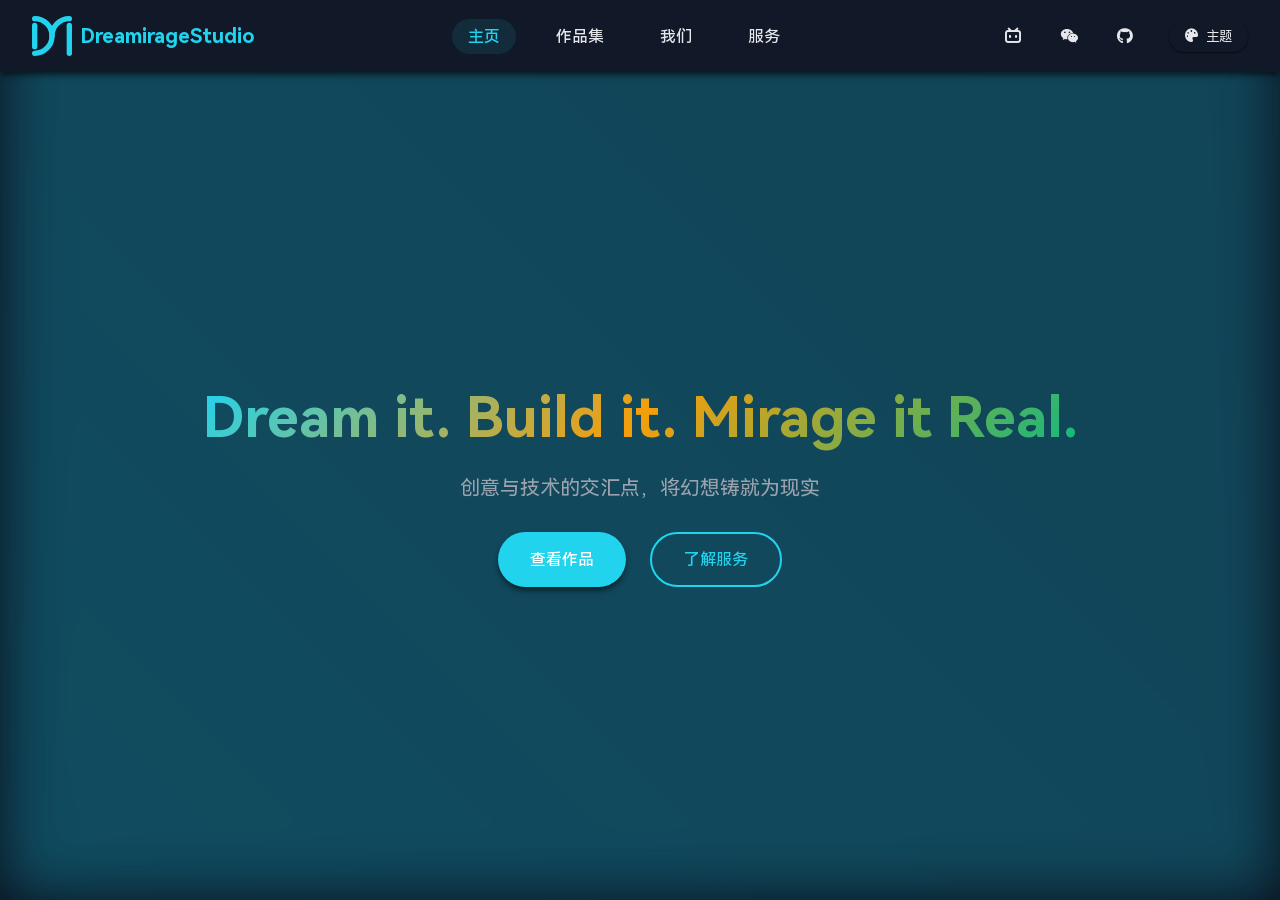
<file: index.html>
<!DOCTYPE html>
<html lang="zh-CN">
<head>
    <meta charset="UTF-8">
    <meta name="viewport" content="width=device-width, initial-scale=1.0">
    <title>DreamirageStudio | 首页</title>
    <link rel="stylesheet" href="fonts/fonts.css">
    <link rel="stylesheet" href="style.css">
    <link rel="stylesheet" href="https://cdnjs.cloudflare.com/ajax/libs/font-awesome/6.4.0/css/all.min.css">
    <link rel="icon" type="image/svg+xml" href="Picture/DMI_Logo.svg">
</head>
<body>
    <!-- 动态背景容器 -->
    <div class="dynamic-bg"></div>

    <!-- 导航栏 -->
    <nav class="navbar">
        <div class="nav-container">
            <!-- 左侧：Logo + 文字 -->
            <div class="nav-left">
                <a href="index.html" class="logo-link">
                    <div class="logo-svg">
                        <!-- 内联SVG以便CSS控制颜色 -->
                        <svg xmlns="http://www.w3.org/2000/svg" width="40" height="40" viewBox="0 0 150 150.1" fill="none" class="logo-icon">
                            <path class="logo-path" stroke="currentColor" stroke-width="20" stroke-linecap="round" d="M10 140C45.8985 140 75 110.899 75 75C75 39.1015 45.8985 10 10 10"></path>
                            <path class="logo-path" stroke="currentColor" stroke-width="20" stroke-linecap="round" d="M75 75C75 39.1015 104.101 10 140 10"></path>
                            <path class="logo-path" stroke="currentColor" stroke-width="20" stroke-linecap="round" d="M10 35L10 115"></path>
                            <path class="logo-path" stroke="currentColor" stroke-width="20" stroke-linecap="round" d="M140 35L140 140.101"></path>
                        </svg>
                    </div>
                    <span class="logo-text">DreamirageStudio</span>
                </a>
            </div>

            <!-- 中间：导航按钮 -->
            <div class="nav-center">
                <a href="index.html" class="nav-btn active" data-page="home">主页</a>
                <a href="projects.html" class="nav-btn" data-page="projects">作品集</a>
                <a href="about.html" class="nav-btn" data-page="about">我们</a>
                <a href="services.html" class="nav-btn" data-page="services">服务</a>
                <!-- 活动指示器 -->
                <div class="nav-indicator"></div>
            </div>

            <!-- 右侧：社交图标 + 主题切换 -->
            <div class="nav-right">
                <div class="social-icons">
                    <a href="https://space.bilibili.com/3546558473702169" target="_blank" class="social-icon" title="Bilibili">
                        <i class="fab fa-bilibili"></i>
                    </a>
                    <a href="https://www.xiaohongshu.com/user/profile/5f191af0000000000101ea29" target="_blank" class="social-icon" title="小红书">
                        <i class="fab fa-weixin"></i>
                    </a>
                    <a href="https://github.com/Mirage-BIN" target="_blank" class="social-icon" title="GitHub">
                        <i class="fab fa-github"></i>
                    </a>
                </div>
                <div class="theme-switcher">
                    <button class="theme-btn" id="themeToggle">
                        <i class="fas fa-palette"></i>
                        <span>主题</span>
                    </button>
                    <div class="theme-dropdown" id="themeDropdown">
                        <div class="theme-option" data-theme="dark">暗夜</div>
                        <div class="theme-option" data-theme="light">明亮</div>
                        <div class="theme-option" data-theme="macaron">马卡龙</div>
                        <div class="theme-option" data-theme="morandi">莫兰迪</div>
                        <div class="theme-option" data-theme="custom">自定义颜色</div>
                    </div>
                </div>
            </div>
        </div>
    </nav>

    <!-- 主内容 -->
    <main class="main-content">
        <section class="hero">
            <h1 class="hero-title">Dream it. Build it. Mirage it Real.</h1>
            <p class="hero-subtitle">创意与技术的交汇点，将幻想铸就为现实</p>
            <div class="hero-actions">
                <a href="projects.html" class="btn btn-primary">查看作品</a>
                <a href="services.html" class="btn btn-secondary">了解服务</a>
            </div>
        </section>
    </main>

    <!-- 脚本 -->
    <script src="script.js"></script>
    <script src="theme.js"></script>
</body>
</html>
</file>
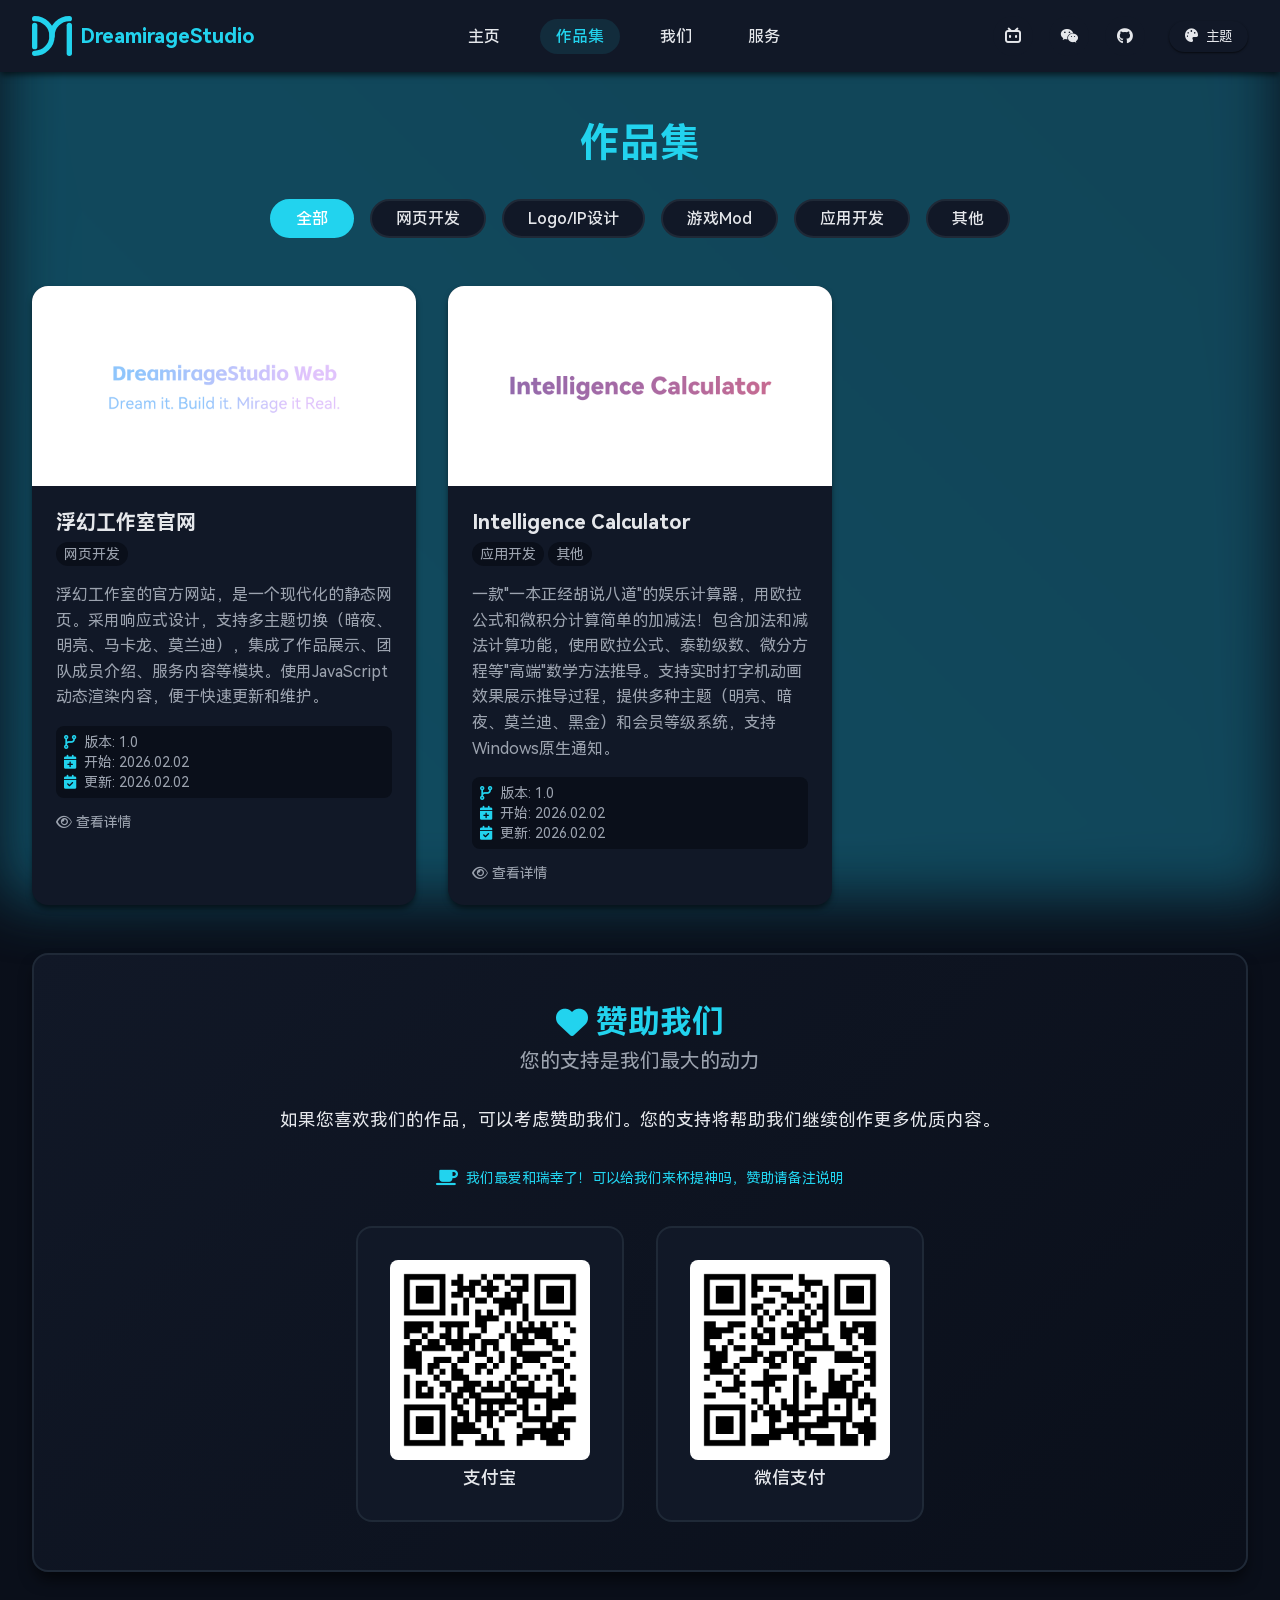
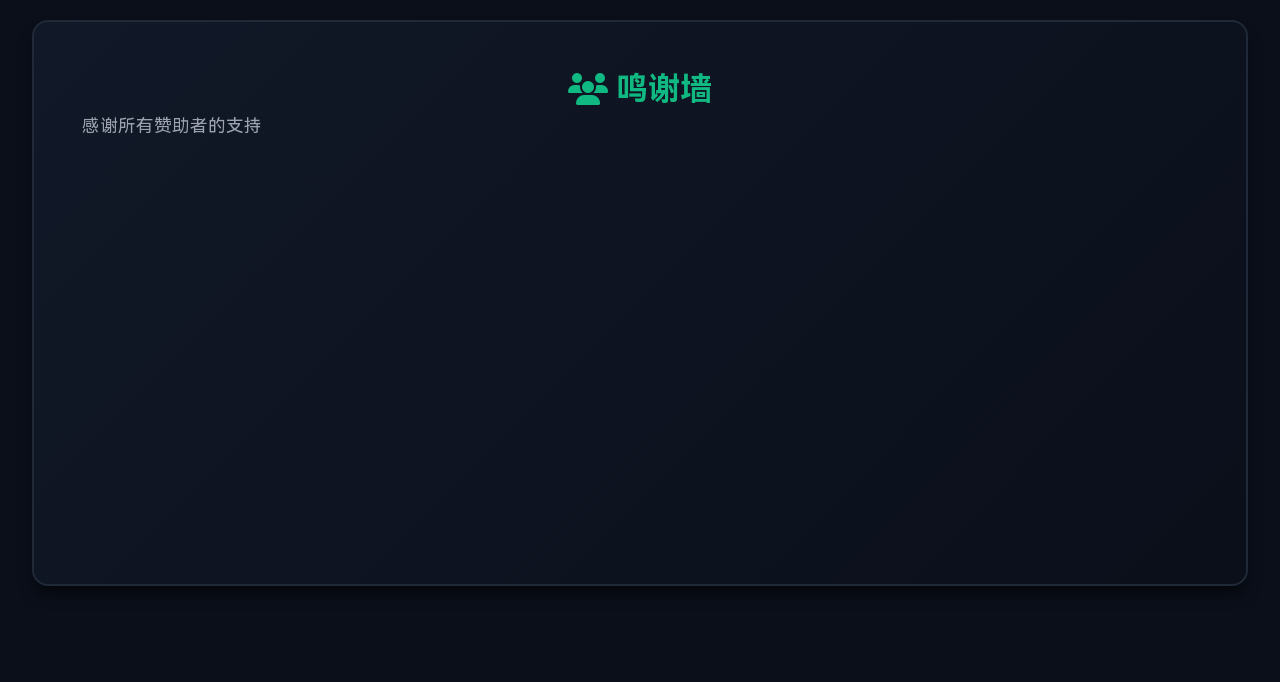
<file: projects.html>
<!DOCTYPE html>
<html lang="zh-CN">
<head>
    <meta charset="UTF-8">
    <meta name="viewport" content="width=device-width, initial-scale=1.0">
    <title>DreamirageStudio | 作品集</title>
    <link rel="stylesheet" href="fonts/fonts.css">
    <link rel="stylesheet" href="style.css">
    <link rel="stylesheet" href="https://cdnjs.cloudflare.com/ajax/libs/font-awesome/6.4.0/css/all.min.css">
    <link rel="icon" type="image/svg+xml" href="Picture/DMI_Logo.svg">
    <style>
        /* 项目页面特定样式 */
        .projects-page {
            padding-top: 120px;
            padding-bottom: var(--spacing-xxl);
            min-height: 100vh;
            max-width: 1400px;
            margin: 0 auto;
            padding-left: var(--spacing-xl);
            padding-right: var(--spacing-xl);
        }
        
        .page-title {
            font-size: 2.5rem;
            font-weight: var(--font-weight-bold);
            margin-bottom: var(--spacing-xl);
            text-align: center;
            color: var(--color-primary);
        }
        
        .filter-tags {
            display: flex;
            flex-wrap: wrap;
            gap: var(--spacing-md);
            justify-content: center;
            margin-bottom: var(--spacing-xxl);
        }
        
        .filter-tag {
            padding: var(--spacing-sm) var(--spacing-lg);
            border-radius: var(--radius-full);
            background-color: var(--color-surface);
            color: var(--color-text);
            border: 2px solid var(--color-border);
            cursor: pointer;
            transition: all 0.3s ease;
            font-weight: 500;
        }
        
        .filter-tag:hover {
            border-color: var(--color-primary);
            color: var(--color-primary);
        }
        
        .filter-tag.active {
            background-color: var(--color-primary);
            color: white;
            border-color: var(--color-primary);
        }
        
        .projects-grid {
            display: grid;
            grid-template-columns: repeat(auto-fill, minmax(300px, 1fr));
            gap: var(--spacing-xl);
            margin-bottom: var(--spacing-xxl);
        }
        
        .project-card {
            background-color: var(--color-surface);
            border-radius: var(--radius-lg);
            overflow: hidden;
            box-shadow: var(--shadow-md);
            transition: transform 0.3s ease, box-shadow 0.3s ease;
            cursor: pointer;
        }
        
        .project-card:hover {
            transform: translateY(-8px);
            box-shadow: var(--shadow-lg);
        }
        
        .project-image {
            width: 100%;
            height: 200px;
            background-color: var(--color-border);
            display: flex;
            align-items: center;
            justify-content: center;
            color: var(--color-text-secondary);
            font-size: 3rem;
        }
        
        .project-content {
            padding: var(--spacing-lg);
        }
        
        .project-title {
            font-size: 1.25rem;
            font-weight: var(--font-weight-bold);
            margin-bottom: var(--spacing-sm);
            color: var(--color-text);
        }
        
        .project-tags {
            display: flex;
            flex-wrap: wrap;
            gap: var(--spacing-xs);
            margin-bottom: var(--spacing-md);
        }
        
        .project-tag {
            padding: var(--spacing-xs) var(--spacing-sm);
            border-radius: var(--radius-full);
            background-color: var(--color-background);
            color: var(--color-text-secondary);
            font-size: 0.875rem;
        }
        
        .project-description {
            color: var(--color-text-secondary);
            line-height: 1.6;
            margin-bottom: var(--spacing-md);
        }
        
        .project-meta {
            display: flex;
            justify-content: space-between;
            align-items: center;
            color: var(--color-text-secondary);
            font-size: 0.875rem;
        }

        /* 项目状态徽章 */
        .project-status-badge {
            position: absolute;
            top: var(--spacing-md);
            right: var(--spacing-md);
            padding: var(--spacing-xs) var(--spacing-sm);
            border-radius: var(--radius-full);
            font-size: 0.75rem;
            font-weight: 500;
            backdrop-filter: blur(10px);
        }

        .project-status-badge.updating {
            background-color: rgba(16, 185, 129, 0.9);
            color: white;
        }

        .project-status-badge.paused {
            background-color: rgba(245, 158, 11, 0.9);
            color: white;
        }

        .project-status-badge.stopped {
            background-color: rgba(239, 68, 68, 0.9);
            color: white;
        }

        /* 项目信息项 */
        .project-info {
            display: flex;
            flex-direction: column;
            gap: var(--spacing-xs);
            margin-bottom: var(--spacing-md);
            padding: var(--spacing-sm);
            background-color: var(--color-background);
            border-radius: var(--radius-md);
        }

        .project-info-item {
            display: flex;
            align-items: center;
            gap: var(--spacing-sm);
            color: var(--color-text-secondary);
            font-size: 0.875rem;
        }

        .project-info-item i {
            color: var(--color-primary);
        }
        
        /* 项目详情浮层 */
        .project-modal {
            position: fixed;
            top: 0;
            left: 0;
            width: 100%;
            height: 100%;
            z-index: 2000;
            display: none;
            align-items: center;
            justify-content: center;
            padding: var(--spacing-xl);
        }
        
        .project-modal.active {
            display: flex;
        }
        
        .modal-overlay {
            position: absolute;
            top: 0;
            left: 0;
            width: 100%;
            height: 100%;
            background-color: var(--color-overlay);
            backdrop-filter: blur(10px);
            z-index: 2001;
        }
        
        .modal-content {
            position: relative;
            z-index: 2002;
            background-color: var(--color-surface);
            border-radius: var(--radius-lg);
            max-width: 800px;
            width: 100%;
            max-height: 90vh;
            overflow-y: auto;
            box-shadow: var(--shadow-lg);
            animation: modalFadeIn 0.3s ease;
        }
        
        @keyframes modalFadeIn {
            from { opacity: 0; transform: scale(0.9); }
            to { opacity: 1; transform: scale(1); }
        }
        
        .modal-header {
            padding: var(--spacing-lg);
            border-bottom: 1px solid var(--color-border);
            display: flex;
            justify-content: space-between;
            align-items: center;
        }
        
        .modal-title {
            font-size: 1.5rem;
            font-weight: var(--font-weight-bold);
            color: var(--color-text);
        }
        
        .modal-close {
            width: 40px;
            height: 40px;
            border-radius: 50%;
            display: flex;
            align-items: center;
            justify-content: center;
            background-color: var(--color-background);
            color: var(--color-text);
            transition: background-color 0.3s ease;
            cursor: pointer;
        }
        
        .modal-close:hover {
            background-color: var(--color-primary);
            color: white;
        }
        
        .modal-body {
            padding: var(--spacing-lg);
        }
        
        .modal-image {
            width: 100%;
            height: 300px;
            background-color: var(--color-border);
            border-radius: var(--radius-md);
            margin-bottom: var(--spacing-lg);
            display: flex;
            align-items: center;
            justify-content: center;
            color: var(--color-text-secondary);
            font-size: 4rem;
            background-position: center;
            background-size: cover;
            background-repeat: no-repeat;
        }
        
        .modal-description {
            color: var(--color-text);
            line-height: 1.8;
            margin-bottom: var(--spacing-lg);
        }
        
        .modal-tags {
            display: flex;
            flex-wrap: wrap;
            gap: var(--spacing-sm);
            margin-bottom: var(--spacing-lg);
        }

        .modal-tag {
            padding: var(--spacing-xs) var(--spacing-sm);
            border-radius: var(--radius-full);
            background-color: var(--color-primary);
            color: white;
            font-size: 0.875rem;
        }

        /* 模态框信息 */
        .modal-info {
            display: grid;
            grid-template-columns: repeat(2, 1fr);
            gap: var(--spacing-md);
            margin-bottom: var(--spacing-lg);
            padding: var(--spacing-md);
            background-color: var(--color-background);
            border-radius: var(--radius-md);
        }

        .modal-info-item {
            display: flex;
            align-items: center;
            gap: var(--spacing-sm);
            color: var(--color-text);
            font-size: 0.875rem;
        }

        .modal-info-item i {
            color: var(--color-primary);
        }

        .modal-status-badge {
            padding: var(--spacing-xs) var(--spacing-sm);
            border-radius: var(--radius-full);
            font-size: 0.75rem;
            font-weight: 500;
        }

        .modal-status-badge.updating {
            background-color: var(--color-secondary);
            color: white;
        }

        .modal-status-badge.paused {
            background-color: var(--color-accent);
            color: white;
        }

        .modal-status-badge.stopped {
            background-color: #ef4444;
            color: white;
        }

        .modal-links {
            display: flex;
            gap: var(--spacing-md);
            flex-wrap: wrap;
        }
        
        .modal-link {
            padding: var(--spacing-sm) var(--spacing-lg);
            border-radius: var(--radius-full);
            background-color: var(--color-background);
            color: var(--color-text);
            transition: background-color 0.3s ease;
            display: flex;
            align-items: center;
            gap: var(--spacing-sm);
        }
        
        .modal-link:hover {
            background-color: var(--color-primary);
            color: white;
        }
        
        .no-projects {
            text-align: center;
            padding: var(--spacing-xxl);
            color: var(--color-text-secondary);
            grid-column: 1 / -1;
        }
        
        @media (max-width: 768px) {
            .projects-page {
                padding-top: 180px;
            }

            .page-title {
                font-size: 2rem;
            }

            .projects-grid {
                grid-template-columns: 1fr;
            }

            .project-modal {
                padding: var(--spacing-md);
            }
        }

        /* 赞助组件 */
        .sponsor-section {
            margin: var(--spacing-xxl) 0;
        }

        .sponsor-card {
            background: linear-gradient(135deg, var(--color-surface) 0%, var(--color-background) 100%);
            border-radius: var(--radius-lg);
            padding: var(--spacing-xxl);
            text-align: center;
            box-shadow: var(--shadow-lg);
            border: 2px solid var(--color-border);
            position: relative;
            overflow: hidden;
        }

        .sponsor-card::before {
            content: '';
            position: absolute;
            top: -50%;
            left: -50%;
            width: 200%;
            height: 200%;
            background: radial-gradient(circle, var(--color-primary)10 0%, transparent 70%);
            animation: sponsorPulse 4s ease-in-out infinite;
        }

        @keyframes sponsorPulse {
            0%, 100% { transform: translate(0, 0); }
            50% { transform: translate(10%, 10%); }
        }

        .sponsor-header {
            position: relative;
            margin-bottom: var(--spacing-xl);
        }

        .sponsor-title {
            font-size: 2rem;
            font-weight: var(--font-weight-bold);
            margin-bottom: var(--spacing-sm);
            color: var(--color-primary);
            display: flex;
            align-items: center;
            justify-content: center;
            gap: var(--spacing-sm);
        }

        .sponsor-subtitle {
            color: var(--color-text-secondary);
            font-size: 1.25rem;
        }

        .sponsor-content {
            position: relative;
        }

        .sponsor-description {
            color: var(--color-text);
            line-height: 1.8;
            margin-bottom: var(--spacing-lg);
            font-size: 1.1rem;
        }

        .sponsor-note {
            display: inline-flex;
            align-items: center;
            gap: var(--spacing-sm);
            padding: var(--spacing-sm) var(--spacing-md);
            background-color: var(--color-primary)20;
            border-radius: var(--radius-full);
            color: var(--color-primary);
            font-size: 0.875rem;
            margin-bottom: var(--spacing-xl);
        }

        .sponsor-note i {
            font-size: 1.1rem;
        }

        .sponsor-methods {
            display: flex;
            justify-content: center;
            gap: var(--spacing-xl);
            flex-wrap: wrap;
        }

        .sponsor-method {
            display: flex;
            flex-direction: column;
            align-items: center;
            gap: var(--spacing-sm);
            padding: var(--spacing-xl);
            background-color: var(--color-surface);
            border-radius: var(--radius-lg);
            transition: transform 0.3s ease, box-shadow 0.3s ease;
            border: 2px solid var(--color-border);
        }

        .sponsor-method:hover {
            transform: translateY(-5px);
            box-shadow: var(--shadow-lg);
            border-color: var(--color-primary);
        }

        .sponsor-qr {
            width: 200px;
            height: 200px;
            object-fit: contain;
            border-radius: var(--radius-md);
            padding: var(--spacing-sm);
            background: white;
        }

        .sponsor-method-name {
            color: var(--color-text);
            font-weight: 500;
            font-size: 1.1rem;
        }

        /* 鸣谢墙 */
        .thanks-wall-section {
            margin: var(--spacing-xxl) 0;
        }

        .thanks-wall {
            background: linear-gradient(135deg, var(--color-surface) 0%, var(--color-background) 100%);
            border-radius: var(--radius-lg);
            padding: var(--spacing-xxl);
            box-shadow: var(--shadow-lg);
            border: 2px solid var(--color-border);
            overflow: hidden;
            position: relative;
        }

        .thanks-wall::before {
            content: '';
            position: absolute;
            top: 0;
            left: 0;
            width: 100%;
            height: 100%;
            background: radial-gradient(circle at 20% 80%, var(--color-secondary)05 0%, transparent 50%),
                        radial-gradient(circle at 80% 20%, var(--color-primary)05 0%, transparent 50%);
            pointer-events: none;
        }

        .thanks-header {
            text-align: center;
            margin-bottom: var(--spacing-xl);
            position: relative;
            z-index: 1;
        }

        .thanks-title {
            font-size: 2rem;
            font-weight: var(--font-weight-bold);
            margin-bottom: var(--spacing-sm);
            color: var(--color-secondary);
            display: flex;
            align-items: center;
            justify-content: center;
            gap: var(--spacing-sm);
        }

        .thanks-subtitle {
            color: var(--color-text-secondary);
            font-size: 1.1rem;
        }

        .thanks-bubbles {
            position: relative;
            height: 400px;
            overflow: hidden;
            background: linear-gradient(180deg, transparent 0%, var(--color-background)50 100%);
            border-radius: var(--radius-lg);
        }

        .thanks-bubble {
            position: absolute;
            border-radius: 50px;
            display: flex;
            align-items: center;
            justify-content: center;
            padding: 8px 20px;
            color: white;
            font-weight: 500;
            white-space: nowrap;
            animation: floatBubble linear infinite;
            backdrop-filter: blur(10px);
            box-shadow: 0 4px 15px rgba(0, 0, 0, 0.2);
            cursor: pointer;
            transition: transform 0.3s ease, box-shadow 0.3s ease;
            min-width: auto;
            max-width: 250px;
        }

        .thanks-bubble:hover {
            transform: scale(1.05);
            box-shadow: 0 6px 20px rgba(0, 0, 0, 0.3);
            z-index: 10;
        }

        .thanks-bubble-name {
            font-size: 0.9rem;
            margin-right: 6px;
        }

        .thanks-bubble-amount {
            font-size: 0.8rem;
            opacity: 0.9;
            font-weight: 400;
        }

        @keyframes floatBubble {
            0% {
                transform: translateX(0);
                opacity: 0;
            }
            5% {
                opacity: 1;
            }
            95% {
                opacity: 1;
            }
            100% {
                transform: translateX(calc(100vw + 200px));
                opacity: 0;
            }
        }
    </style>
</head>
<body>
    <!-- 动态背景容器 -->
    <div class="dynamic-bg"></div>

    <!-- 导航栏（与首页相同） -->
    <nav class="navbar">
        <div class="nav-container">
            <div class="nav-left">
                <a href="index.html" class="logo-link">
                    <div class="logo-svg">
                        <svg xmlns="http://www.w3.org/2000/svg" width="40" height="40" viewBox="0 0 150 150.1" fill="none" class="logo-icon">
                            <path class="logo-path" stroke="currentColor" stroke-width="20" stroke-linecap="round" d="M10 140C45.8985 140 75 110.899 75 75C75 39.1015 45.8985 10 10 10"></path>
                            <path class="logo-path" stroke="currentColor" stroke-width="20" stroke-linecap="round" d="M75 75C75 39.1015 104.101 10 140 10"></path>
                            <path class="logo-path" stroke="currentColor" stroke-width="20" stroke-linecap="round" d="M10 35L10 115"></path>
                            <path class="logo-path" stroke="currentColor" stroke-width="20" stroke-linecap="round" d="M140 35L140 140.101"></path>
                        </svg>
                    </div>
                    <span class="logo-text">DreamirageStudio</span>
                </a>
            </div>

            <div class="nav-center">
                <a href="index.html" class="nav-btn" data-page="home">主页</a>
                <a href="projects.html" class="nav-btn active" data-page="projects">作品集</a>
                <a href="about.html" class="nav-btn" data-page="about">我们</a>
                <a href="services.html" class="nav-btn" data-page="services">服务</a>
                <div class="nav-indicator"></div>
            </div>

            <div class="nav-right">
                <div class="social-icons">
                    <a href="https://space.bilibili.com/3546558473702169" target="_blank" class="social-icon" title="Bilibili">
                        <i class="fab fa-bilibili"></i>
                    </a>
                    <a href="https://www.xiaohongshu.com/user/profile/5f191af0000000000101ea29" target="_blank" class="social-icon" title="小红书">
                        <i class="fab fa-weixin"></i>
                    </a>
                    <a href="https://github.com/Mirage-BIN" target="_blank" class="social-icon" title="GitHub">
                        <i class="fab fa-github"></i>
                    </a>
                </div>
                <div class="theme-switcher">
                    <button class="theme-btn" id="themeToggle">
                        <i class="fas fa-palette"></i>
                        <span>主题</span>
                    </button>
                    <div class="theme-dropdown" id="themeDropdown">
                        <div class="theme-option" data-theme="dark">暗夜</div>
                        <div class="theme-option" data-theme="light">明亮</div>
                        <div class="theme-option" data-theme="macaron">马卡龙</div>
                        <div class="theme-option" data-theme="morandi">莫兰迪</div>
                        <div class="theme-option" data-theme="custom">自定义颜色</div>
                    </div>
                </div>
            </div>
        </div>
    </nav>

    <!-- 主内容 -->
    <main class="projects-page">
        <h1 class="page-title">作品集</h1>
        
        <!-- 标签筛选区 -->
        <div class="filter-tags">
            <div class="filter-tag active" data-tag="all">全部</div>
            <div class="filter-tag" data-tag="web">网页开发</div>
            <div class="filter-tag" data-tag="design">Logo/IP设计</div>
            <div class="filter-tag" data-tag="game">游戏Mod</div>
            <div class="filter-tag" data-tag="app">应用开发</div>
            <div class="filter-tag" data-tag="other">其他</div>
        </div>
        
        <!-- 项目网格 -->
        <div class="projects-grid" id="projectsGrid">
            <!-- 项目卡片将通过JavaScript动态加载 -->
            <div class="no-projects">
                <i class="fas fa-spinner fa-spin"></i> 正在加载项目...
            </div>
        </div>

        <!-- 赞助组件 -->
        <div class="sponsor-section">
            <div class="sponsor-card">
                <div class="sponsor-header">
                    <h2 class="sponsor-title">
                        <i class="fas fa-heart"></i>
                        赞助我们
                    </h2>
                    <p class="sponsor-subtitle">您的支持是我们最大的动力</p>
                </div>
                <div class="sponsor-content">
                    <p class="sponsor-description">
                        如果您喜欢我们的作品，可以考虑赞助我们。您的支持将帮助我们继续创作更多优质内容。
                    </p>
                    <div class="sponsor-note">
                        <i class="fas fa-coffee"></i>
                        <span>我们最爱和瑞幸了！可以给我们来杯提神吗，赞助请备注说明</span>
                    </div>
                    <div class="sponsor-methods">
                        <div class="sponsor-method">
                            <img src="Picture/alipay.png" alt="支付宝" class="sponsor-qr">
                            <span class="sponsor-method-name">支付宝</span>
                        </div>
                        <div class="sponsor-method">
                            <img src="Picture/wechatpay.png" alt="微信支付" class="sponsor-qr">
                            <span class="sponsor-method-name">微信支付</span>
                        </div>
                    </div>
                </div>
            </div>
        </div>

        <!-- 鸣谢墙 -->
        <div class="thanks-wall-section">
            <div class="thanks-wall">
                <h2 class="thanks-title">
                    <i class="fas fa-users"></i>
                    鸣谢墙
                </h2>
                <p class="thanks-subtitle">感谢所有赞助者的支持</p>
                <div class="thanks-bubbles" id="thanksBubbles">
                    <!-- 气泡将通过JavaScript动态生成 -->
                </div>
            </div>
        </div>
    </main>

    <!-- 项目详情浮层 -->
    <div class="project-modal" id="projectModal">
        <div class="modal-overlay" id="modalOverlay"></div>
        <div class="modal-content">
            <div class="modal-header">
                <h2 class="modal-title" id="modalTitle">项目标题</h2>
                <div class="modal-close" id="modalClose">
                    <i class="fas fa-times"></i>
                </div>
            </div>
            <div class="modal-body">
                <div class="modal-image" id="modalImage">
                    <i class="fas fa-image"></i>
                </div>
                <div class="modal-description" id="modalDescription">
                    项目描述将在这里显示。
                </div>
                <div class="modal-tags" id="modalTags">
                    <!-- 标签将通过JavaScript动态添加 -->
                </div>
                <div class="modal-info">
                    <div class="modal-info-item" id="modalStatus">
                        <!-- 状态将通过JavaScript动态添加 -->
                    </div>
                    <div class="modal-info-item" id="modalVersion">
                        <!-- 版本号将通过JavaScript动态添加 -->
                    </div>
                    <div class="modal-info-item" id="modalStartDate">
                        <!-- 开始日期将通过JavaScript动态添加 -->
                    </div>
                    <div class="modal-info-item" id="modalLastUpdate">
                        <!-- 上次更新日期将通过JavaScript动态添加 -->
                    </div>
                </div>
                <div class="modal-links" id="modalLinks">
                    <!-- 链接将通过JavaScript动态添加 -->
                </div>
            </div>
        </div>
    </div>

    <!-- 脚本 -->
    <script src="script.js"></script>
    <script src="theme.js"></script>
    <script src="projects.js"></script>
    <script src="sponsors/sponsors.js"></script>
</body>
</html>
</file>
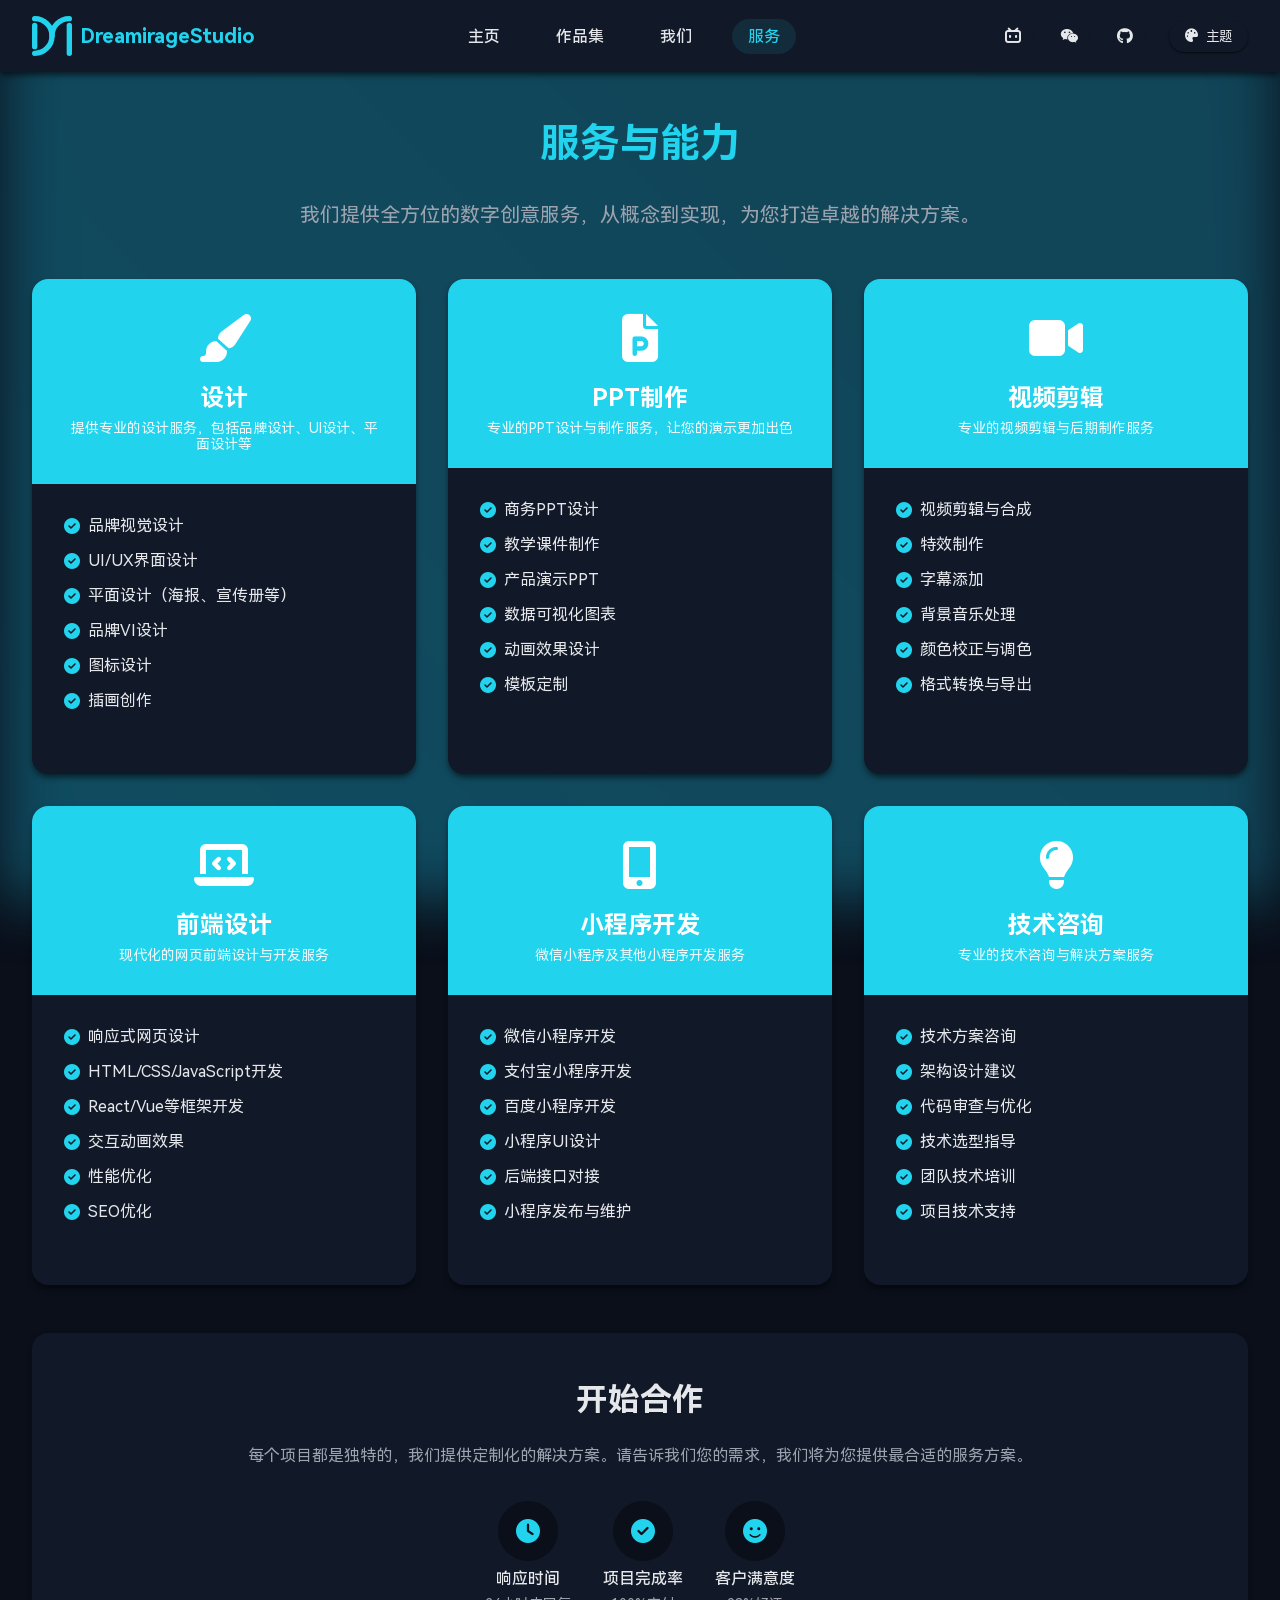
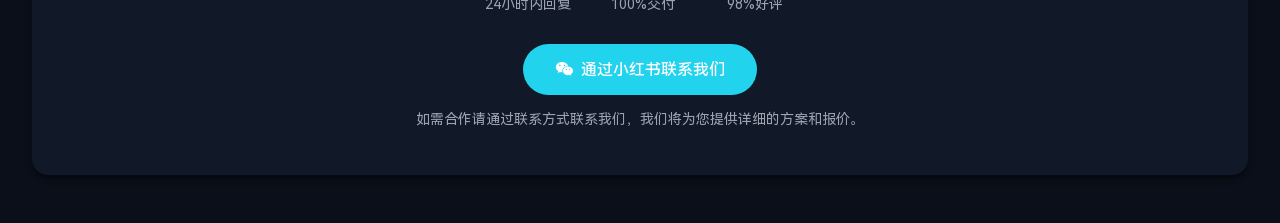
<file: services.html>
<!DOCTYPE html>
<html lang="zh-CN">
<head>
    <meta charset="UTF-8">
    <meta name="viewport" content="width=device-width, initial-scale=1.0">
    <title>DreamirageStudio | 服务</title>
    <link rel="stylesheet" href="fonts/fonts.css">
    <link rel="stylesheet" href="style.css">
    <link rel="stylesheet" href="https://cdnjs.cloudflare.com/ajax/libs/font-awesome/6.4.0/css/all.min.css">
    <link rel="icon" type="image/svg+xml" href="Picture/DMI_Logo.svg">
    <style>
        /* 服务页面特定样式 */
        .services-page {
            padding-top: 120px;
            padding-bottom: var(--spacing-xxl);
            min-height: 100vh;
            max-width: 1400px;
            margin: 0 auto;
            padding-left: var(--spacing-xl);
            padding-right: var(--spacing-xl);
        }
        
        .page-title {
            font-size: 2.5rem;
            font-weight: var(--font-weight-bold);
            margin-bottom: var(--spacing-xl);
            text-align: center;
            color: var(--color-primary);
        }
        
        .page-subtitle {
            font-size: 1.25rem;
            color: var(--color-text-secondary);
            text-align: center;
            max-width: 800px;
            margin: 0 auto var(--spacing-xxl);
            line-height: 1.6;
        }
        
        .services-grid {
            display: grid;
            grid-template-columns: repeat(auto-fill, minmax(350px, 1fr));
            gap: var(--spacing-xl);
            margin-bottom: var(--spacing-xxl);
        }
        
        .service-card {
            background-color: var(--color-surface);
            border-radius: var(--radius-lg);
            overflow: hidden;
            box-shadow: var(--shadow-md);
            transition: transform 0.3s ease, box-shadow 0.3s ease;
        }
        
        .service-card:hover {
            transform: translateY(-8px);
            box-shadow: var(--shadow-lg);
        }
        
        .service-header {
            padding: var(--spacing-xl);
            background-color: var(--color-primary);
            color: white;
            text-align: center;
        }
        
        .service-icon {
            font-size: 3rem;
            margin-bottom: var(--spacing-md);
        }
        
        .service-name {
            font-size: 1.5rem;
            font-weight: var(--font-weight-bold);
            margin-bottom: var(--spacing-sm);
        }
        
        .service-description {
            opacity: 0.9;
            font-size: 0.875rem;
        }
        
        .service-content {
            padding: var(--spacing-xl);
        }
        
        .service-features {
            list-style: none;
            margin-bottom: var(--spacing-xl);
        }

        .service-feature {
            display: flex;
            align-items: center;
            gap: var(--spacing-sm);
            margin-bottom: var(--spacing-md);
            color: var(--color-text);
        }

        .service-feature i {
            color: var(--color-primary);
        }

        .service-pricing-info {
            margin-bottom: var(--spacing-xl);
            padding: var(--spacing-md);
            background: linear-gradient(135deg, var(--color-primary)10 0%, var(--color-secondary)10 100%);
            border-radius: var(--radius-md);
            border: 2px dashed var(--color-primary);
        }

        .pricing-note {
            display: flex;
            align-items: center;
            justify-content: center;
            gap: var(--spacing-sm);
            color: var(--color-primary);
            font-size: 1.1rem;
            font-weight: 500;
        }

        .pricing-note i {
            font-size: 1.25rem;
        }

        .service-action {
            text-align: center;
        }
        
        .service-btn {
            display: inline-flex;
            align-items: center;
            gap: var(--spacing-sm);
            padding: var(--spacing-md) var(--spacing-xl);
            border-radius: var(--radius-full);
            background-color: var(--color-primary);
            color: white;
            font-weight: 500;
            transition: all 0.3s ease;
            text-decoration: none;
            width: 100%;
            justify-content: center;
        }
        
        .service-btn:hover {
            background-color: var(--color-secondary);
            transform: translateY(-2px);
            box-shadow: var(--shadow-lg);
        }
        
        .contact-section {
            background-color: var(--color-surface);
            border-radius: var(--radius-lg);
            padding: var(--spacing-xxl);
            text-align: center;
            box-shadow: var(--shadow-md);
        }
        
        .contact-title {
            font-size: 2rem;
            font-weight: var(--font-weight-bold);
            margin-bottom: var(--spacing-lg);
            color: var(--color-text);
        }
        
        .contact-description {
            color: var(--color-text-secondary);
            max-width: 800px;
            margin: 0 auto var(--spacing-xl);
            line-height: 1.6;
        }
        
        .contact-info {
            display: flex;
            flex-wrap: wrap;
            gap: var(--spacing-xl);
            justify-content: center;
            margin-bottom: var(--spacing-xl);
        }
        
        .contact-item {
            display: flex;
            flex-direction: column;
            align-items: center;
            gap: var(--spacing-sm);
        }
        
        .contact-icon {
            width: 60px;
            height: 60px;
            border-radius: 50%;
            background-color: var(--color-background);
            display: flex;
            align-items: center;
            justify-content: center;
            color: var(--color-primary);
            font-size: 1.5rem;
        }
        
        .contact-label {
            font-weight: 500;
            color: var(--color-text);
        }
        
        .contact-value {
            color: var(--color-text-secondary);
            font-size: 0.875rem;
        }
        
        .contact-action {
            display: flex;
            flex-direction: column;
            align-items: center;
            gap: var(--spacing-md);
        }
        
        .contact-link {
            display: inline-flex;
            align-items: center;
            gap: var(--spacing-sm);
            padding: var(--spacing-md) var(--spacing-xl);
            border-radius: var(--radius-full);
            background-color: var(--color-primary);
            color: white;
            font-weight: 500;
            transition: all 0.3s ease;
            text-decoration: none;
        }
        
        .contact-link:hover {
            background-color: var(--color-secondary);
            transform: translateY(-2px);
            box-shadow: var(--shadow-lg);
        }
        
        .contact-note {
            color: var(--color-text-secondary);
            font-size: 0.875rem;
        }
        
        @media (max-width: 768px) {
            .services-page {
                padding-top: 180px;
            }
            
            .page-title {
                font-size: 2rem;
            }
            
            .services-grid {
                grid-template-columns: 1fr;
            }
            
            .service-pricing {
                grid-template-columns: 1fr;
            }
            
            .contact-section {
                padding: var(--spacing-xl);
            }
            
            .contact-info {
                flex-direction: column;
                align-items: center;
            }
        }
    </style>
</head>
<body>
    <!-- 动态背景容器 -->
    <div class="dynamic-bg"></div>

    <!-- 导航栏 -->
    <nav class="navbar">
        <div class="nav-container">
            <div class="nav-left">
                <a href="index.html" class="logo-link">
                    <div class="logo-svg">
                        <svg xmlns="http://www.w3.org/2000/svg" width="40" height="40" viewBox="0 0 150 150.1" fill="none" class="logo-icon">
                            <path class="logo-path" stroke="currentColor" stroke-width="20" stroke-linecap="round" d="M10 140C45.8985 140 75 110.899 75 75C75 39.1015 45.8985 10 10 10"></path>
                            <path class="logo-path" stroke="currentColor" stroke-width="20" stroke-linecap="round" d="M75 75C75 39.1015 104.101 10 140 10"></path>
                            <path class="logo-path" stroke="currentColor" stroke-width="20" stroke-linecap="round" d="M10 35L10 115"></path>
                            <path class="logo-path" stroke="currentColor" stroke-width="20" stroke-linecap="round" d="M140 35L140 140.101"></path>
                        </svg>
                    </div>
                    <span class="logo-text">DreamirageStudio</span>
                </a>
            </div>

            <div class="nav-center">
                <a href="index.html" class="nav-btn" data-page="home">主页</a>
                <a href="projects.html" class="nav-btn" data-page="projects">作品集</a>
                <a href="about.html" class="nav-btn" data-page="about">我们</a>
                <a href="services.html" class="nav-btn active" data-page="services">服务</a>
                <div class="nav-indicator"></div>
            </div>

            <div class="nav-right">
                <div class="social-icons">
                    <a href="https://space.bilibili.com/3546558473702169" target="_blank" class="social-icon" title="Bilibili">
                        <i class="fab fa-bilibili"></i>
                    </a>
                    <a href="https://www.xiaohongshu.com/user/profile/5f191af0000000000101ea29" target="_blank" class="social-icon" title="小红书">
                        <i class="fab fa-weixin"></i>
                    </a>
                    <a href="https://github.com/Mirage-BIN" target="_blank" class="social-icon" title="GitHub">
                        <i class="fab fa-github"></i>
                    </a>
                </div>
                <div class="theme-switcher">
                    <button class="theme-btn" id="themeToggle">
                        <i class="fas fa-palette"></i>
                        <span>主题</span>
                    </button>
                    <div class="theme-dropdown" id="themeDropdown">
                        <div class="theme-option" data-theme="dark">暗夜</div>
                        <div class="theme-option" data-theme="light">明亮</div>
                        <div class="theme-option" data-theme="macaron">马卡龙</div>
                        <div class="theme-option" data-theme="morandi">莫兰迪</div>
                        <div class="theme-option" data-theme="custom">自定义颜色</div>
                    </div>
                </div>
            </div>
        </div>
    </nav>

    <!-- 主内容 -->
    <main class="services-page">
        <h1 class="page-title">服务与能力</h1>
        <p class="page-subtitle">我们提供全方位的数字创意服务，从概念到实现，为您打造卓越的解决方案。</p>
        
        <!-- 服务网格 -->
        <div class="services-grid" id="servicesGrid">
            <!-- 服务卡片将通过JavaScript动态加载 -->
            <div class="no-services">
                <i class="fas fa-spinner fa-spin"></i> 正在加载服务信息...
            </div>
        </div>
        
        <!-- 联系板块 -->
        <section class="contact-section">
            <h2 class="contact-title">开始合作</h2>
            <p class="contact-description">
                每个项目都是独特的，我们提供定制化的解决方案。请告诉我们您的需求，我们将为您提供最合适的服务方案。
            </p>
            
            <div class="contact-info">
                <div class="contact-item">
                    <div class="contact-icon">
                        <i class="fas fa-clock"></i>
                    </div>
                    <div class="contact-label">响应时间</div>
                    <div class="contact-value">24小时内回复</div>
                </div>
                
                <div class="contact-item">
                    <div class="contact-icon">
                        <i class="fas fa-check-circle"></i>
                    </div>
                    <div class="contact-label">项目完成率</div>
                    <div class="contact-value">100%交付</div>
                </div>
                
                <div class="contact-item">
                    <div class="contact-icon">
                        <i class="fas fa-smile"></i>
                    </div>
                    <div class="contact-label">客户满意度</div>
                    <div class="contact-value">98%好评</div>
                </div>
            </div>
            
            <div class="contact-action">
                <a href="https://www.xiaohongshu.com/user/profile/5f191af0000000000101ea29" target="_blank" class="contact-link">
                    <i class="fab fa-weixin"></i>
                    通过小红书联系我们
                </a>
                <p class="contact-note">如需合作请通过联系方式联系我们，我们将为您提供详细的方案和报价。</p>
            </div>
        </section>
    </main>

    <!-- 脚本 -->
    <script src="script.js"></script>
    <script src="theme.js"></script>
    <script src="services.js"></script>
</body>
</html>
</file>
<file: fonts/fonts.css>
/* HarmonyOS Sans SC 字体引入 */
@font-face {
    font-family: 'HarmonyOS Sans SC';
    src: url('HarmonyOS_Sans_SC_Thin.ttf') format('truetype');
    font-weight: 100;
    font-style: normal;
}

@font-face {
    font-family: 'HarmonyOS Sans SC';
    src: url('HarmonyOS_Sans_SC_Light.ttf') format('truetype');
    font-weight: 300;
    font-style: normal;
}

@font-face {
    font-family: 'HarmonyOS Sans SC';
    src: url('HarmonyOS_Sans_SC_Regular.ttf') format('truetype');
    font-weight: 400;
    font-style: normal;
}

@font-face {
    font-family: 'HarmonyOS Sans SC';
    src: url('HarmonyOS_Sans_SC_Medium.ttf') format('truetype');
    font-weight: 500;
    font-style: normal;
}

@font-face {
    font-family: 'HarmonyOS Sans SC';
    src: url('HarmonyOS_Sans_SC_Bold.ttf') format('truetype');
    font-weight: 700;
    font-style: normal;
}

@font-face {
    font-family: 'HarmonyOS Sans SC';
    src: url('HarmonyOS_Sans_SC_Black.ttf') format('truetype');
    font-weight: 900;
    font-style: normal;
}

/* 全局字体设置 */
body {
    font-family: 'HarmonyOS Sans SC', 'Microsoft YaHei', sans-serif;
}
</file>
<file: style.css>
/* 全局CSS变量 - 默认主题（暗夜） */
:root {
    /* 颜色体系 - 深蓝青色系 */
    --color-primary: #22d3ee;
    --color-secondary: #10b981;
    --color-accent: #f59e0b;
    --color-background: #0a0f1a;
    --color-surface: #111827;
    --color-text: #e5e7eb;
    --color-text-secondary: #9ca3af;
    --color-border: #1f2937;
    --color-shadow: rgba(0, 0, 0, 0.6);
    --color-overlay: rgba(10, 15, 26, 0.85);

    /* 字体 */
    --font-family: 'HarmonyOS Sans SC', 'Microsoft YaHei', sans-serif;
    --font-weight-normal: 400;
    --font-weight-bold: 700;

    /* 间距 */
    --spacing-xs: 0.25rem;
    --spacing-sm: 0.5rem;
    --spacing-md: 1rem;
    --spacing-lg: 1.5rem;
    --spacing-xl: 2rem;
    --spacing-xxl: 3rem;

    /* 圆角 */
    --radius-sm: 0.25rem;
    --radius-md: 0.5rem;
    --radius-lg: 1rem;
    --radius-full: 9999px;

    /* 阴影 */
    --shadow-sm: 0 1px 2px 0 var(--color-shadow);
    --shadow-md: 0 4px 6px -1px var(--color-shadow);
    --shadow-lg: 0 10px 15px -3px var(--color-shadow);

    /* 动态背景参数 - 深蓝青色渐变 */
    --bg-color-1: #0e7490;
    --bg-color-2: #155e75;
    --bg-color-3: #164e63;
    --bg-blur: 30px;
    --bg-speed: 25s;
}

/* 明亮主题 */
[data-theme="light"] {
    --color-primary: #3b82f6;
    --color-secondary: #10b981;
    --color-accent: #f59e0b;
    --color-background: #f8fafc;
    --color-surface: #ffffff;
    --color-text: #1e293b;
    --color-text-secondary: #64748b;
    --color-border: #e2e8f0;
    --color-shadow: rgba(0, 0, 0, 0.1);
    --color-overlay: rgba(248, 250, 252, 0.8);
    --bg-color-1: #60a5fa;
    --bg-color-2: #38bdf8;
    --bg-color-3: #a5f3fc;
}

/* 马卡龙主题 */
[data-theme="macaron"] {
    --color-primary: #f472b6;
    --color-secondary: #a78bfa;
    --color-accent: #fbbf24;
    --color-background: #fef3c7;
    --color-surface: #fdf4ff;
    --color-text: #7c2d12;
    --color-text-secondary: #92400e;
    --color-border: #fbcfe8;
    --color-shadow: rgba(244, 114, 182, 0.3);
    --color-overlay: rgba(254, 243, 199, 0.8);
    --bg-color-1: #f472b6;
    --bg-color-2: #a78bfa;
    --bg-color-3: #fbbf24;
}

/* 莫兰迪主题 */
[data-theme="morandi"] {
    --color-primary: #a8a29e;
    --color-secondary: #94a3b8;
    --color-accent: #d6d3d1;
    --color-background: #f5f5f4;
    --color-surface: #e7e5e4;
    --color-text: #57534e;
    --color-text-secondary: #78716c;
    --color-border: #d6d3d1;
    --color-shadow: rgba(168, 162, 158, 0.3);
    --color-overlay: rgba(245, 245, 244, 0.8);
    --bg-color-1: #a8a29e;
    --bg-color-2: #94a3b8;
    --bg-color-3: #d6d3d1;
}

/* 基础重置 */
* {
    margin: 0;
    padding: 0;
    box-sizing: border-box;
}

html {
    scroll-behavior: smooth;
}

body {
    font-family: var(--font-family);
    font-weight: var(--font-weight-normal);
    color: var(--color-text);
    background-color: var(--color-background);
    overflow-x: hidden;
    min-height: 100vh;
    transition: background-color 0.3s ease, color 0.3s ease;
}

a {
    color: inherit;
    text-decoration: none;
}

button {
    font-family: inherit;
    border: none;
    background: none;
    cursor: pointer;
}

/* 动态背景 */
.dynamic-bg {
    position: fixed;
    top: 0;
    left: 0;
    width: 100%;
    height: 100%;
    z-index: -1;
    background: linear-gradient(45deg, var(--bg-color-1), var(--bg-color-2), var(--bg-color-3));
    background-size: 400% 400%;
    animation: gradientMove var(--bg-speed) ease infinite;
    filter: blur(var(--bg-blur));
    opacity: 0.7;
}

@keyframes gradientMove {
    0% { background-position: 0% 50%; }
    50% { background-position: 100% 50%; }
    100% { background-position: 0% 50%; }
}

/* 导航栏 */
.navbar {
    position: fixed;
    top: 0;
    left: 0;
    width: 100%;
    padding: var(--spacing-md) var(--spacing-xl);
    background-color: var(--color-surface);
    box-shadow: var(--shadow-md);
    z-index: 1000;
    transition: background-color 0.3s ease, box-shadow 0.3s ease;
}

.nav-container {
    display: flex;
    align-items: center;
    justify-content: space-between;
    max-width: 1400px;
    margin: 0 auto;
}

/* 左侧Logo */
.nav-left .logo-link {
    display: flex;
    align-items: center;
    gap: var(--spacing-sm);
    color: var(--color-primary);
    font-weight: var(--font-weight-bold);
    font-size: 1.25rem;
}

.logo-svg {
    display: flex;
    align-items: center;
}

.logo-icon {
    color: var(--color-primary);
    transition: color 0.3s ease;
}

.logo-text {
    transition: color 0.3s ease;
}

/* 中间导航按钮 */
.nav-center {
    display: flex;
    align-items: center;
    gap: var(--spacing-lg);
    position: relative;
}

.nav-btn {
    padding: var(--spacing-sm) var(--spacing-md);
    border-radius: var(--radius-full);
    font-weight: 500;
    transition: color 0.3s ease, background-color 0.3s ease;
    position: relative;
    z-index: 1;
}

.nav-btn:hover {
    color: var(--color-primary);
}

.nav-btn.active {
    color: var(--color-primary);
}

.nav-indicator {
    position: absolute;
    height: 100%;
    background-color: var(--color-primary);
    border-radius: var(--radius-full);
    opacity: 0.1;
    z-index: 0;
    transition: left 0.3s ease, width 0.3s ease;
}

/* 右侧社交图标和主题切换 */
.nav-right {
    display: flex;
    align-items: center;
    gap: var(--spacing-lg);
}

.social-icons {
    display: flex;
    gap: var(--spacing-md);
}

.social-icon {
    display: flex;
    align-items: center;
    justify-content: center;
    width: 40px;
    height: 40px;
    border-radius: 50%;
    background-color: var(--color-surface);
    color: var(--color-text);
    transition: background-color 0.3s ease, color 0.3s ease, transform 0.2s ease;
}

.social-icon:hover {
    background-color: var(--color-primary);
    color: white;
    transform: translateY(-2px);
}

.theme-switcher {
    position: relative;
}

.theme-btn {
    display: flex;
    align-items: center;
    gap: var(--spacing-sm);
    padding: var(--spacing-sm) var(--spacing-md);
    border-radius: var(--radius-full);
    background-color: var(--color-surface);
    color: var(--color-text);
    box-shadow: var(--shadow-sm);
    transition: background-color 0.3s ease, color 0.3s ease;
}

.theme-btn:hover {
    background-color: var(--color-primary);
    color: white;
}

.theme-dropdown {
    position: absolute;
    top: 100%;
    right: 0;
    margin-top: var(--spacing-sm);
    padding: var(--spacing-sm);
    background-color: var(--color-surface);
    border-radius: var(--radius-md);
    box-shadow: var(--shadow-lg);
    opacity: 0;
    visibility: hidden;
    transform: translateY(-10px);
    transition: opacity 0.3s ease, visibility 0.3s ease, transform 0.3s ease;
    z-index: 1001;
    min-width: 120px;
}

.theme-switcher:hover .theme-dropdown {
    opacity: 1;
    visibility: visible;
    transform: translateY(0);
}

.theme-option {
    padding: var(--spacing-sm) var(--spacing-md);
    border-radius: var(--radius-sm);
    cursor: pointer;
    transition: background-color 0.2s ease;
}

.theme-option:hover {
    background-color: var(--color-primary);
    color: white;
}

/* 主内容 */
.main-content {
    padding-top: 120px;
    padding-bottom: var(--spacing-xxl);
    min-height: 100vh;
    display: flex;
    flex-direction: column;
    align-items: center;
    justify-content: center;
    text-align: center;
    max-width: 1200px;
    margin: 0 auto;
    padding-left: var(--spacing-xl);
    padding-right: var(--spacing-xl);
}

.hero-title {
    font-size: 3.5rem;
    font-weight: var(--font-weight-bold);
    margin-bottom: var(--spacing-lg);
    background: linear-gradient(135deg, var(--color-primary), var(--color-accent), var(--color-secondary));
    -webkit-background-clip: text;
    background-clip: text;
    color: transparent;
    line-height: 1.2;
    text-align: center;
}

.hero-subtitle {
    font-size: 1.25rem;
    color: var(--color-text-secondary);
    margin-bottom: var(--spacing-xl);
    max-width: 600px;
    margin-left: auto;
    margin-right: auto;
    text-align: center;
}

.hero-actions {
    display: flex;
    gap: var(--spacing-lg);
    flex-wrap: wrap;
    justify-content: center;
}

.btn {
    padding: var(--spacing-md) var(--spacing-xl);
    border-radius: var(--radius-full);
    font-weight: 500;
    transition: all 0.3s ease;
    display: inline-flex;
    align-items: center;
    justify-content: center;
    gap: var(--spacing-sm);
}

.btn-primary {
    background-color: var(--color-primary);
    color: white;
    box-shadow: var(--shadow-md);
}

.btn-primary:hover {
    background-color: var(--color-secondary);
    transform: translateY(-2px);
    box-shadow: var(--shadow-lg);
}

.btn-secondary {
    background-color: transparent;
    color: var(--color-primary);
    border: 2px solid var(--color-primary);
}

.btn-secondary:hover {
    background-color: var(--color-primary);
    color: white;
    transform: translateY(-2px);
}

/* 响应式设计 */
@media (max-width: 768px) {
    .nav-container {
        flex-direction: column;
        gap: var(--spacing-md);
    }

    .nav-center {
        order: 3;
        width: 100%;
        justify-content: center;
    }

    .nav-btn {
        padding: var(--spacing-sm) var(--spacing-lg);
    }

    .nav-right {
        order: 2;
    }

    .hero-title {
        font-size: 2.5rem;
    }

    .hero-subtitle {
        font-size: 1rem;
    }

    .main-content {
        padding-top: 180px;
    }
}
</file>
